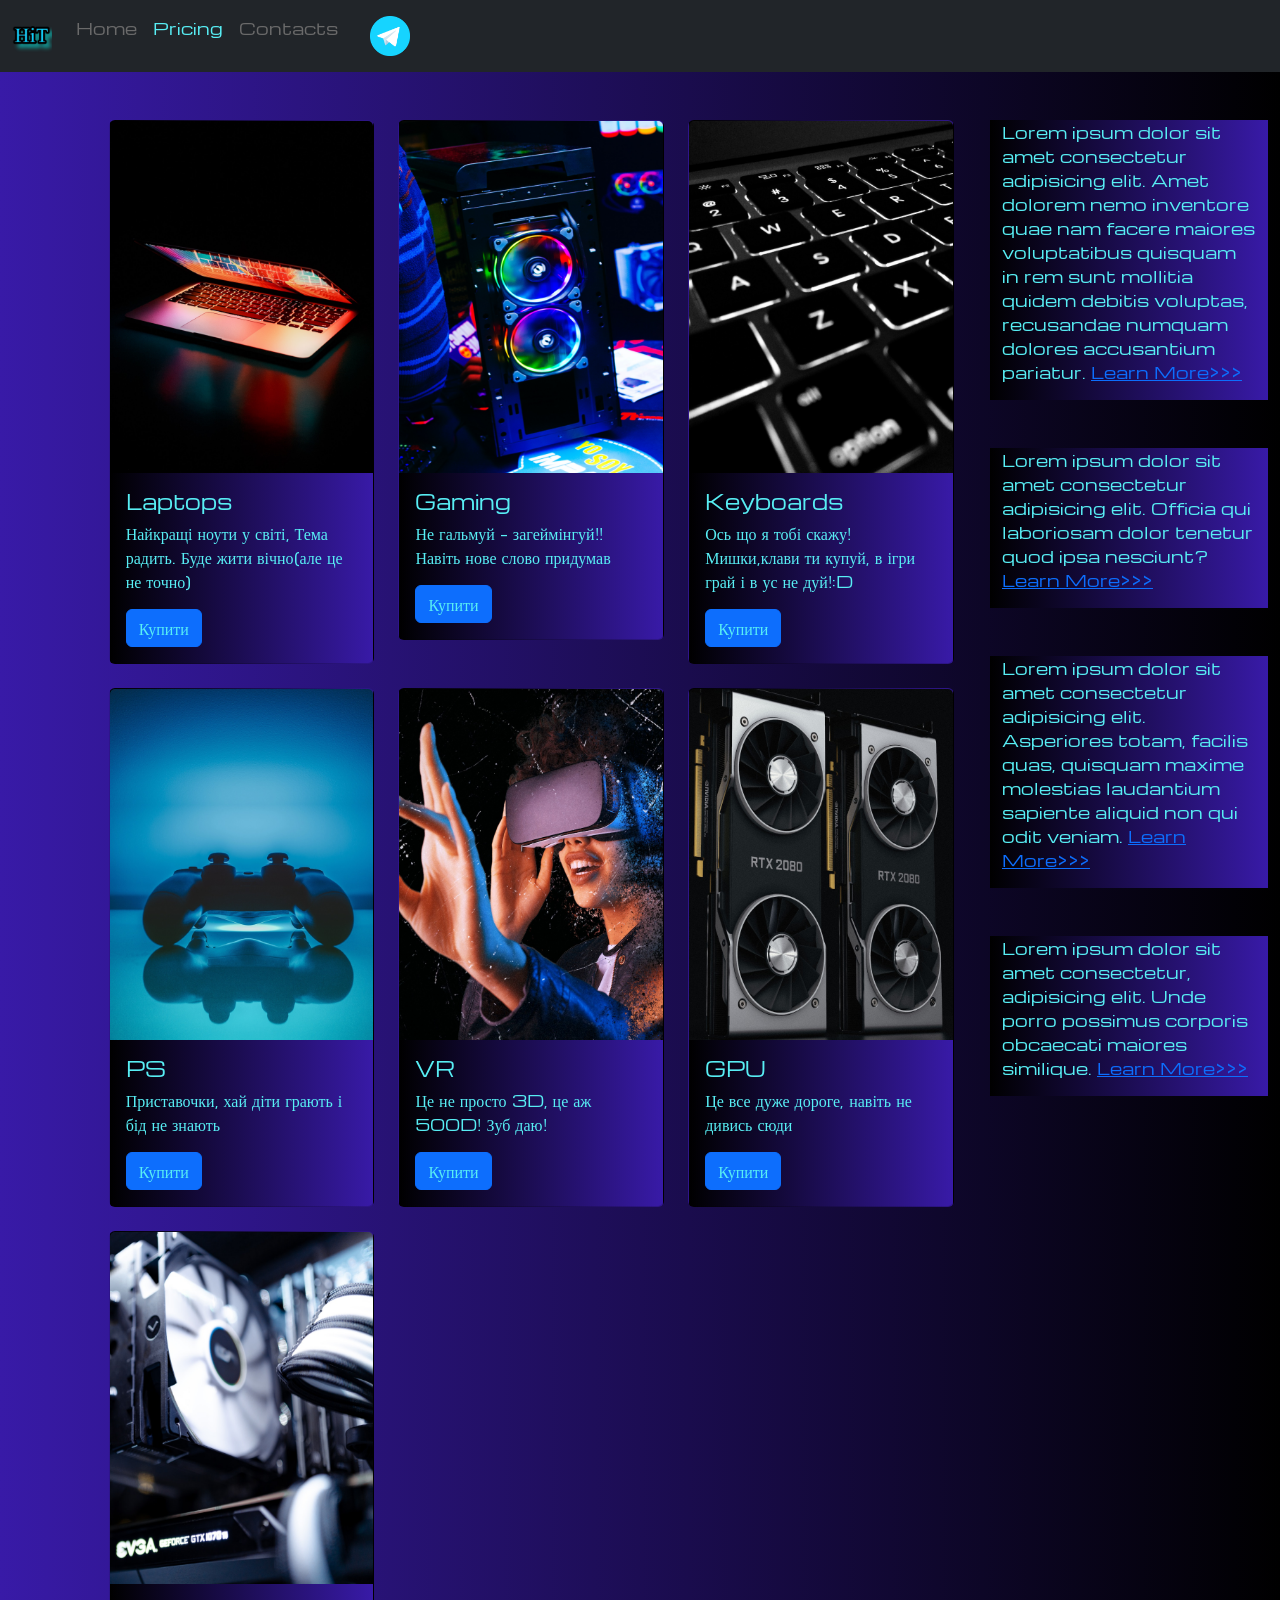
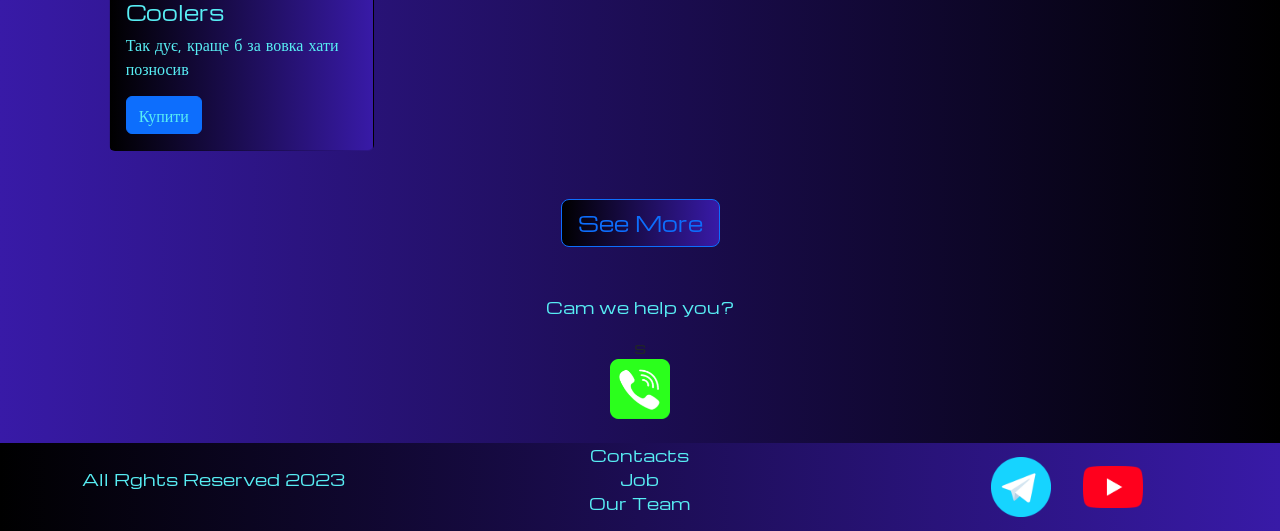
<file: priceng.html>
<!DOCTYPE html>
<html lang="en">

<head>
  <meta charset="UTF-8">
  <meta http-equiv="X-UA-Compatible" content="IE=edge">
  <meta name="viewport" content="width=device-width, initial-scale=1.0">
  <link href="https://cdn.jsdelivr.net/npm/bootstrap@5.3.0-alpha2/dist/css/bootstrap.min.css" rel="stylesheet"
    integrity="sha384-aFq/bzH65dt+w6FI2ooMVUpc+21e0SRygnTpmBvdBgSdnuTN7QbdgL+OapgHtvPp" crossorigin="anonymous">
  <link rel="stylesheet" href="./styles/mycss.css">
  <link rel="apple-touch-icon" sizes="180x180" href="/apple-touch-icon.png">
  <link rel="icon" type="image/png" sizes="32x32" href="/favicon-32x32.png">
  <link rel="icon" type="image/png" sizes="16x16" href="/favicon-16x16.png">
  <link rel="manifest" href="/site.webmanifest">
  <title>HiT</title>
</head>

<body>

  <header>
    <nav class="navbar navbar-expand-lg bg-dark">
      <div class="container-fluid">
        <a class="navbar-brand" href="/"><img src="./images/logo.png" alt=""></a>
        <button class="navbar-toggler" type="button" data-bs-toggle="collapse" data-bs-target="#navbarNav"
          aria-controls="navbarNav" aria-expanded="false" aria-label="Toggle navigation">
          <span class="navbar-toggler-icon"></span>
        </button>
        <div class="collapse navbar-collapse" id="navbarNav">
          <ul class="navbar-nav">
            <li class="nav-item">
              <a class="nav-link" aria-current="page" href="/">Home</a>
            </li>
            <li class="nav-item">
              <a class="nav-link active" href="priceng.html">Pricing</a>
            </li>
            <li class="nav-item">
              <a class="nav-link" href="priceng.html">Contacts</a>
            </li>

            <li class="nav-item">
              <a class="nav-link" href="priceng.html">
                <img style="width: 40px; margin-inline: 1em" src="./images/tg.png" alt="https://t.me/Aaaartemiy" />
              </a>
            </li>
          </ul>
        </div>
      </div>
    </nav>

  </header>

  <section>
    <div class="conteiner-fluid mt-4">
      <div class="row">
        <div class="col-lg-1">
        </div>
        <div class="col-lg-8">
          <div class="row">
            <div class="col-lg-4 col-md-6 mt-4">
              <div class="card">
                <a href="#"><img src="./images/laptop.png" class="card-img-top" alt="Laptop"></a>
                <div class="card-body">
                  <h5 class="card-title"><a href="#">Laptops</a></h5>
                  <p class="card-text"><a href="#">Найкращі ноути у світі, Тема радить. Буде жити вічно(але це не
                      точно)</a></p>
                  <a href="#" class="btn btn-primary">Купити</a>
                </div>
              </div>
            </div>
            <div class="col-lg-4 col-md-6 mt-4">
              <div class="card">
                <img src="./images/gaming pc.png" class="card-img-top" alt="Phones">
                <div class="card-body">
                  <h5 class="card-title">Gaming</h5>
                  <p class="card-text">Не гальмуй - загеймінгуй!! Навіть нове слово придумав</p>
                  <a href="#" class="btn btn-primary">Купити</a>
                </div>
              </div>
            </div>
            <div class="col-lg-4 col-md-6 mt-4">
              <div class="card">
                <img src="./images/acc.png" class="card-img-top" alt="Keyboards">
                <div class="card-body">
                  <h5 class="card-title">Keyboards</h5>
                  <p class="card-text">Ось що я тобі скажу! Мишки,клави ти купуй, в ігри грай і в ус не дуй!:D </p>
                  <a href="#" class="btn btn-primary">Купити</a>
                </div>
              </div>
            </div>
            <div class="col-lg-4 col-md-6 mt-4">
              <div class="card">
                <img src="./images/controller.png" class="card-img-top" alt="Keyboards">
                <div class="card-body">
                  <h5 class="card-title">PS</h5>
                  <p class="card-text">Приставочки, хай діти грають і бід не знають</p>
                  <a href="#" class="btn btn-primary">Купити</a>
                </div>
              </div>
            </div>
            <div class="col-lg-4 col-md-6 mt-4">
              <div class="card">
                <img src="./images/vr.png" class="card-img-top" alt="Keyboards">
                <div class="card-body">
                  <h5 class="card-title">VR</h5>
                  <p class="card-text"> Це не просто 3D, це аж 500D! Зуб даю!</p>
                  <a href="#" class="btn btn-primary">Купити</a>
                </div>
              </div>
            </div>
            <div class="col-lg-4 col-md-6 mt-4">
              <div class="card">
                <img src="./images/gpu.png" class="card-img-top" alt="Keyboards">
                <div class="card-body">
                  <h5 class="card-title">GPU</h5>
                  <p class="card-text">Це все дуже дороге, навіть не дивись сюди</p>
                  <a href="#" class="btn btn-primary">Купити</a>
                </div>
              </div>
            </div>
            <div class="col-lg-4 col-md-6 mt-4">
              <div class="card">
                <img src="./images/other.png" class="card-img-top" alt="Keyboards">
                <div class="card-body">
                  <h5 class="card-title">Coolers</h5>
                  <p class="card-text">Так дує, краще б за вовка хати позносив </p>
                  <a href="#" class="btn btn-primary">Купити</a>
                </div>
              </div>
            </div>
          </div>
        </div>
        <div class="col-lg-3 col-md-12">
          <div class="row px-4">
            <div class="col-lg-12 sidebar my-4">
              <p>Lorem ipsum dolor sit amet consectetur adipisicing elit. Amet dolorem nemo inventore quae nam facere
                maiores voluptatibus quisquam in rem sunt mollitia quidem debitis voluptas, recusandae numquam dolores
                accusantium pariatur. <a href="#">Learn More>>></a></p>
            </div>
            <div class="col-lg-12 sidebar my-4">
              <p>Lorem ipsum dolor sit amet consectetur adipisicing elit. Officia qui laboriosam dolor tenetur quod ipsa
                nesciunt?<a href="#">Learn More>>></a></p>
            </div>
            <div class="col-lg-12 sidebar my-4">
              <p>Lorem ipsum dolor sit amet consectetur adipisicing elit. Asperiores totam, facilis quas, quisquam
                maxime molestias laudantium sapiente aliquid non qui odit veniam. <a href="#">Learn More>>></a></p>
            </div>
            <div class="col-lg-12 sidebar my-4">
              <p>Lorem ipsum dolor sit amet consectetur, adipisicing elit. Unde porro possimus corporis obcaecati
                maiores similique. <a href="#">Learn More>>></a></p>
            </div>
          </div>
        </div>


      </div>
      <div class="col-lg-12 col-md-12 text-center mt-4">
        <button type="button" class="btn btn-outline-primary btn-lg my-4">See More</button>
      </div>
      <div class="col-lg-12 col-md-12 text-center mt-4">
        <p>Cam we help you?</p>s
      </div>
      <div class="col-lg-12 col-md-12 text-center">
        <img class="call-anim" style="width: 60px;" src="images/phone.png" alt="..." />

      </div>

    </div>

  </section>


  <footer>
    <div class="container-fluid mt-4">
      <div class="row">
        <div class="col-lg-4 col-md-12 footer-text text-center">
          <p>All Rghts Reserved 2023</p>
        </div>
        <div class="col-lg-4 col-md-12 footer-text">
          <p>Contacts<br>Job<br>Our Team</p>
        </div>
        <div class="col-lg-4 col-md-12 media-links">
          <img style="width: 60px; margin-inline: 1em;" src="./images/tg.png" alt="...">
          <img style="width: 60px; margin-inline: 1em;" src="./images/yt.png" alt="...">
        </div>

      </div>

    </div>
  </footer>

  <script src="https://cdn.jsdelivr.net/npm/bootstrap@5.3.0-alpha2/dist/js/bootstrap.bundle.min.js"
    integrity="sha384-qKXV1j0HvMUeCBQ+QVp7JcfGl760yU08IQ+GpUo5hlbpg51QRiuqHAJz8+BrxE/N"
    crossorigin="anonymous"></script>
</body>

</html>
</file>
<file: styles/mycss.css>
@import url('https://fonts.googleapis.com/css?family=Michroma&display=swap');

body {
    background: linear-gradient(90deg, #381aa7 0%, #000000 100%, #fff 100%);
    font-family: Michroma, serif;
}

p {
    color: rgb(88, 238, 244);
}
.nav-link {
    color: rgb(106, 106, 106);
}

.navbar-nav .nav-link.active {
    color: rgb(88, 238, 244);
}
.navbar-brand img {
    width: 40px;
}

.navbar-toggler {
    background-color: rgb(91, 95, 100);
}

.sidebar {
    color: rgb(88, 238, 244);
    background: linear-gradient(270deg, #381aa7 0%, #000000 100%, #fff 100%);

}

.card {
    background: linear-gradient(270deg, #381aa7 0%, #000000 100%, #fff 100%);
    color: rgb(88, 238, 244);
}

.card a {
    text-decoration: none;
    color: rgb(88, 238, 244);

}

.slide-text,
.footer-text {
    color: rgb(88, 238, 244);
    margin: auto auto;
    text-align: center;
}

footer,
.btn-outline-primary {
    background: linear-gradient(270deg, #381aa7 0%, #000000 100%, #fff 100%);

}

.media-links {
    display: flex;
    justify-content: center;
    align-items: center;
}

.call-anim {
    animation: myAnim 2s ease 0s infinite normal forwards;
}

@keyframes myAnim {
	0%,
	100% {
		transform: translateX(0%);
		transform-origin: 50% 50%;
	}

	15% {
		transform: translateX(-30px) rotate(-6deg);
	}

	30% {
		transform: translateX(15px) rotate(6deg);
	}

	45% {
		transform: translateX(-15px) rotate(-3.6deg);
	}

	60% {
		transform: translateX(9px) rotate(2.4deg);
	}

	75% {
		transform: translateX(-6px) rotate(-1.2deg);
	}
}
</file>
